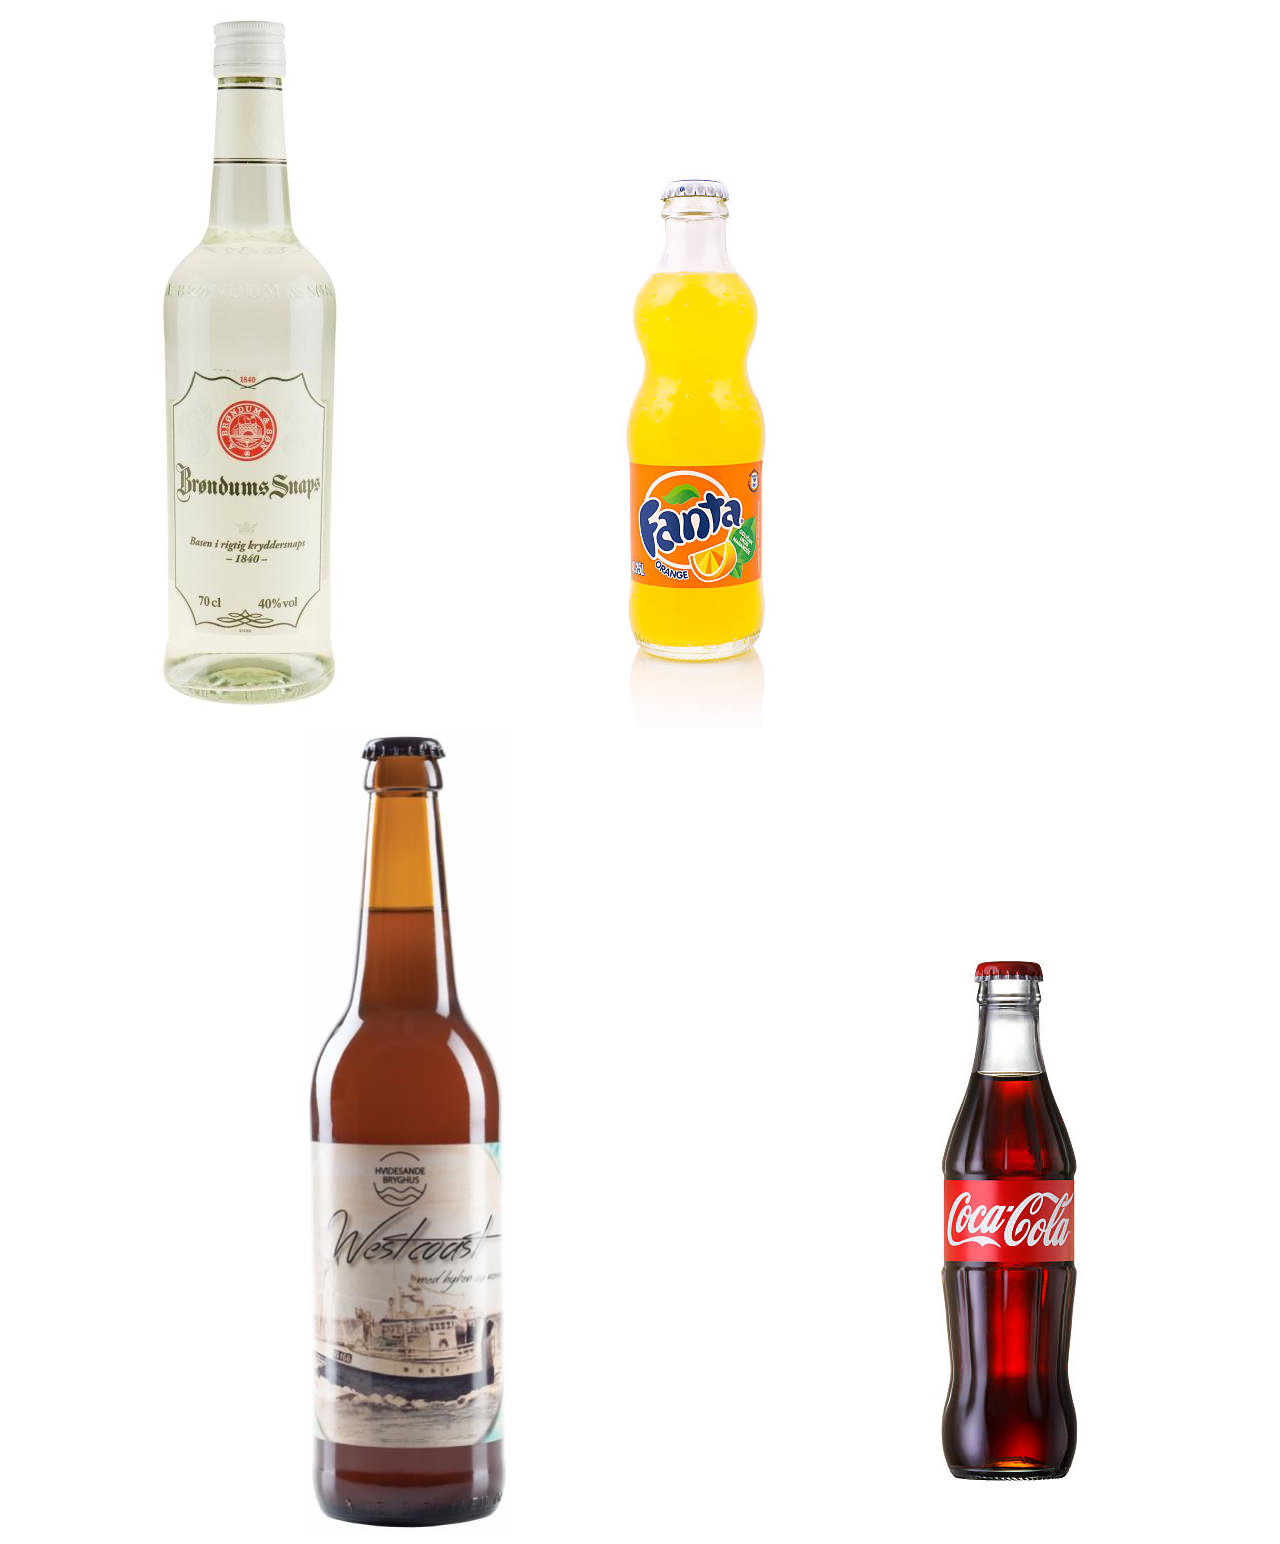
<file: øvelse1/index.html>
<!DOCTYPE html>
<html lang="da">

<head>
    <meta charset="UTF-8">
    <meta http-equiv="X-UA-Compatible" content="IE=edge">
    <meta name="viewport" content="width=device-width, initial-scale=1.0">
    <title>Drinks</title>
</head>

<body>

    <img src="pics/snaps.jpg" alt="snaps">
    <img src="pics/fanta.jpg" alt="fanta">
    <img src="pics/øl.jpeg" alt="øl">
    <img src="pics/cola.jpg" alt="cola">

</body>

</html>

<script src="script.js"></script>
</file>
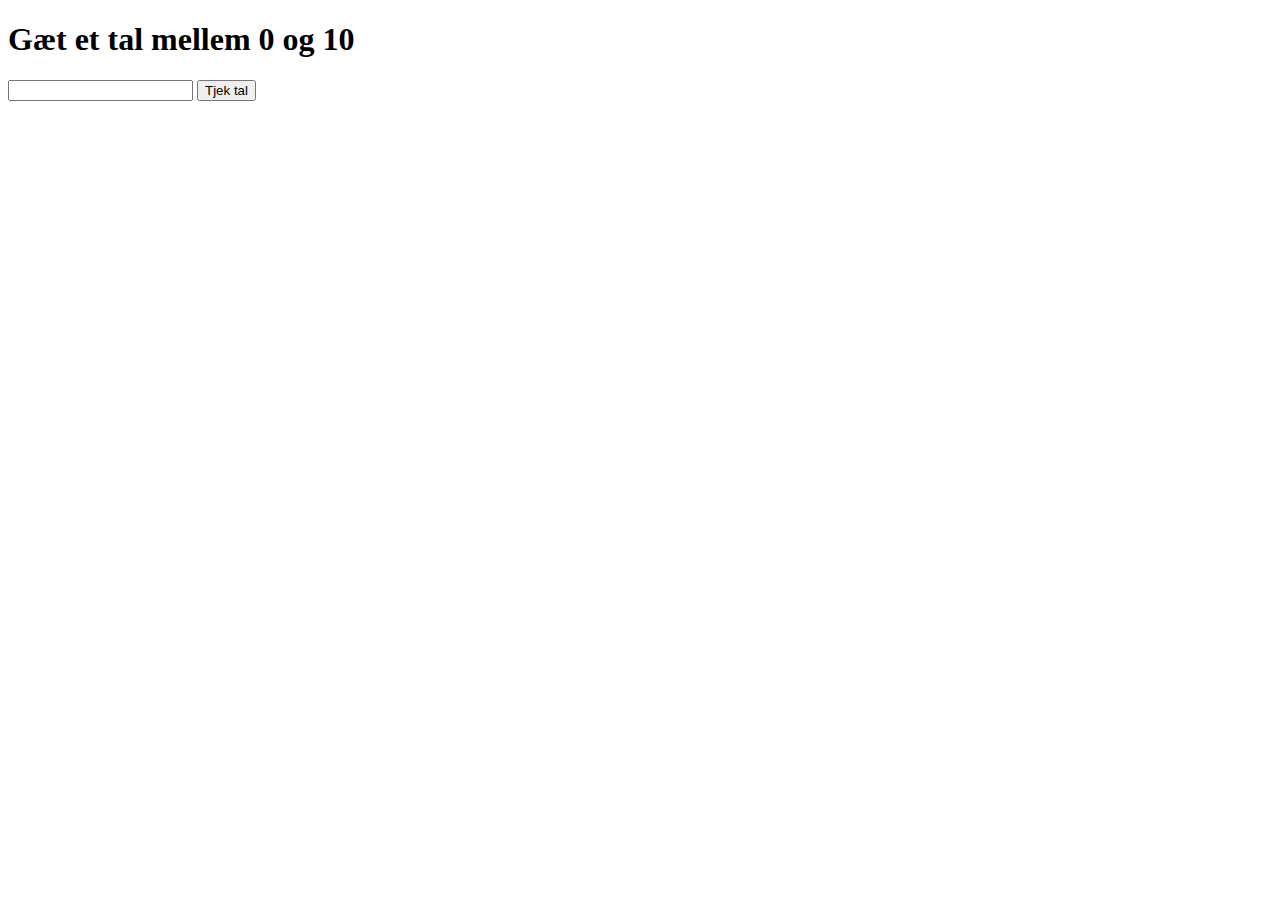
<file: øvelse3/index.html>
<!DOCTYPE html>
<html lang="da">

<head>
    <meta charset="UTF-8">
    <meta http-equiv="X-UA-Compatible" content="IE=edge">
    <meta name="viewport" content="width=device-width, initial-scale=1.0">
    <title>Gæt et tal</title>
</head>

<body>

    <h1>Gæt et tal mellem 0 og 10</h1>
    <input type="number" id="tal">
    <button type="button" id="tjek">Tjek tal</button>
    <p id="resultat"></p>

    <script src="script.js"></script>
</body>


</html>
</file>
